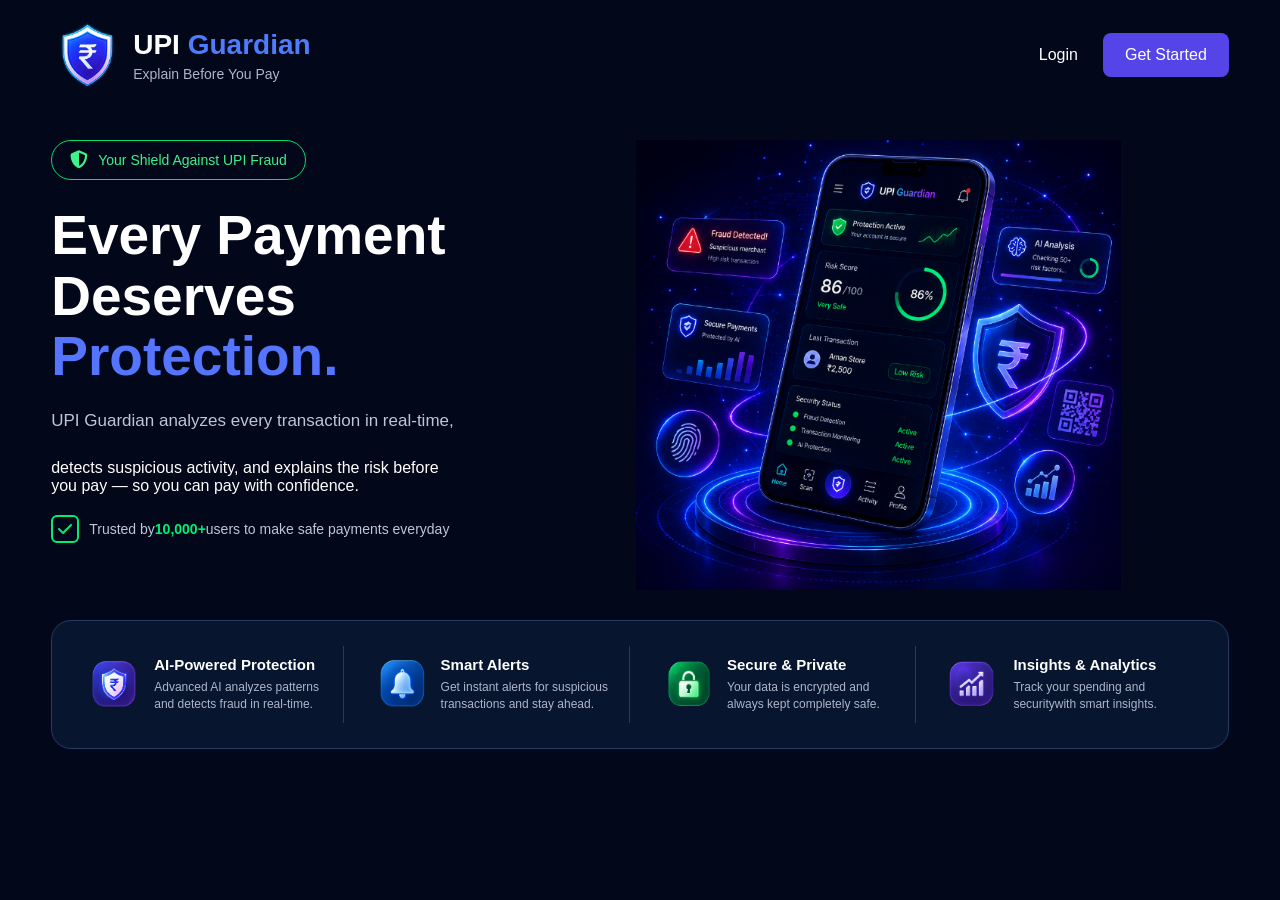
<file: index.html>
<!DOCTYPE html>
<html lang="en">
<head>
    <meta charset="UTF-8">
    <meta name="viewport" content="width=device-width, initial-scale=1.0">

    <title>UPI Guardian</title>

    <link rel="stylesheet" href="style.css">
    <link rel="stylesheet"
        href="https://cdnjs.cloudflare.com/ajax/libs/font-awesome/6.5.2/css/all.min.css">
</head>
<body>
    <header class="header">
        <div class="logo-section">
            <img src="/img/logo.png" alt="UPI Guardian Logo" class="logo-img">
            <div class="logo-text">
                <h1>UPI <span>Guardian</span></h1>
                <p>Explain Before You Pay</p>
            </div>
        </div>
        <div class="nav-buttons">
            <a href="login.html" class="login">Login</a>
            <button class="get-started-btn" onclick="window.location.href='signup.html'">Get Started</button>
        </div>
    </header>
    <main>
        <section class="hero">
            <div class="hero-left">
                <div class="security-badge">
                    <i class="fa-solid fa-shield-halved"></i>
                    <span>Your Shield Against UPI Fraud</span>
                </div>
                <h2>Every Payment<br>Deserves<br><span>Protection.</span></h2>
                <p class="hero-description">UPI Guardian analyzes every transaction in real-time,</p>
                <p>detects suspicious activity, and explains the risk before </p>
                <p>you pay — so you can pay with confidence.</p>
                <div class="trust-section">
                    <div class="trust-icon">
                        <i class="fa-solid fa-check"></i>
                    </div>
                    <p>Trusted by<strong>10,000+</strong>users to make safe payments everyday</p>
                </div>
            </div>
            <div class="hero-right">
                <img src="/img/hero.png" alt="UPI Guardian Dashboard" class="hero-image">
            </div>
        </section>
        <section class="features">
            <div class="feature">
                <div class="feature-image">
                    <img src="/img/ai-protection.png",alt="AI-Powered Protection">
                </div>
                <div class="feature-content">
                    <h3>AI-Powered Protection</h3>
                    <p>Advanced AI analyzes patterns and detects fraud in real-time.</p>
                </div>
            </div>
            <div class="feature">
                <div class="feature-image">
                    <img src="img/smart-alerts.png",alt="Smart Alerts">
                </div>
                <div class="feature-content">
                    <h3>Smart Alerts</h3>
                    <p>Get instant alerts for suspicious transactions and stay ahead.</p>
                </div>
            </div>
            <div class="feature">
                <div class="feature-image">
                    <img src="img/secure-private.png",alt="Secure and Private">
                </div>
                <div class="feature-content">
                    <h3>Secure &amp; Private</h3>
                    <p>Your data is encrypted and always kept completely safe.</p>
                </div>
            </div>
            <div class="feature">
                <div class="feature-image">
                    <img src="img/analytics.png",alt="Insights and Analytics">
                </div>
                <div class="feature-content">
                    <h3>Insights &amp; Analytics</h3>
                    <p>Track your spending and securitywith smart insights.</p>
                </div>
            </div>
        </section>
    </main>
</body>
</html>
</file>
<file: style.css>
* {
    margin: 0;
    padding: 0;
    box-sizing: border-box;
}
body {
    background-color: #020719;
    color: white;
    font-family: Arial, sans-serif;
}
.header {
    width: 92%;
    margin: auto;
    display: flex;
    align-items: center;
    justify-content: space-between;
    padding: 20px 0;
}
.logo-section {
    display: flex;
    align-items: center;
    gap: 12px;
}
.logo-img {
    width: 70px;
    height: 70px;
    object-fit: contain;
}
.logo-text h1 {
    font-size: 28px;
}
.logo-text h1 span {
    color: #4d7cff;
}
.logo-text p {
    color: #aeb5c8;
    font-size: 14px;
    margin-top: 5px;
}
.nav-buttons {
    display: flex;
    flex-direction: row;
    align-items: center;
    gap: 25px;
}
.login {
    color: white;
    font-size: 16px;
    cursor: pointer;
    text-decoration: none;
}
.get-started-btn {
    background-color: #5545e8;
    color: white;
    border: none;
    padding: 13px 22px;
    border-radius: 8px;
    font-size: 16px;
    cursor: pointer;
}
.hero {
    width: 92%;
    margin: 30px auto;
    display: flex;
    flex-direction: row;
    align-items: flex-start;
    justify-content: space-between;
}
.hero-left {
    width: 48%;
}
.security-badge {
    display: flex;
    flex-direction: row;
    align-items: center;
    gap: 10px;
    width: fit-content;
    border: 1px solid #00df70;
    border-radius: 25px;
    padding: 10px 18px;
    color: #3ff18a;
    font-size: 14px;
    margin-bottom: 25px;
}
.security-badge i {
    font-size: 18px;
}
.hero-left h2 {
    font-size: 55px;
    line-height: 1.1;
    margin-bottom: 20px;
}
.hero-left h2 span {
    color: #5575ff;
}
.hero-description {
    color: #bfc5d7;
    font-size: 17px;
    line-height: 1.6;
    width: 90%;
    margin-bottom: 25px;
}
.trust-section {
    margin-top:20px;
    display: flex;
    flex-direction: row;
    align-items: center;
    gap: 10px;
}
.trust-icon {
    width: 28px;
    height: 28px;
    border: 2px solid #00ed78;
    border-radius: 6px;
    display: flex;
    align-items: center;
    justify-content: center;
    color: #00ed78;
}
.trust-section p {
    color: #bfc5d7;
    font-size: 14px;
}
.trust-section strong {
    color: #00ef76;
}
.hero-right {
    display: flex;
    align-items: flex-start;
    justify-content: center;
    box-shadow: o 20px blue;
}
.hero-image {
   width: 700px;
   height: 450px;
   object-fit: contain;
   
}
.features {
    width: 92%;
    margin: 30px auto;
    padding: 25px;
    background-color: #07152f;
    border: 1px solid #263b64;
    border-radius: 20px;
    display: flex;
    flex-direction: row;
    align-items: center;
    justify-content: space-between;
    gap: 20px;
}
.feature {
    width: 25%;
    display: flex;
    flex-direction: row;
    align-items: center;
    gap: 12px;
    padding: 10px;
    border-right: 1px solid #263b64;
}
.feature:last-child {
    border-right: none;
}
.feature-image {
    width: 55px;
    height: 55px;
    flex-shrink: 0;
}
.feature-image img, .feature-image svg {
    width: 100%;
    height: 100%;
}
.feature-content h3 {
    font-size: 15px;
    margin-bottom: 6px;
}
.feature-content p {
    font-size: 12px;
    line-height: 1.4;
    color: #aeb5c8;
}
</file>
